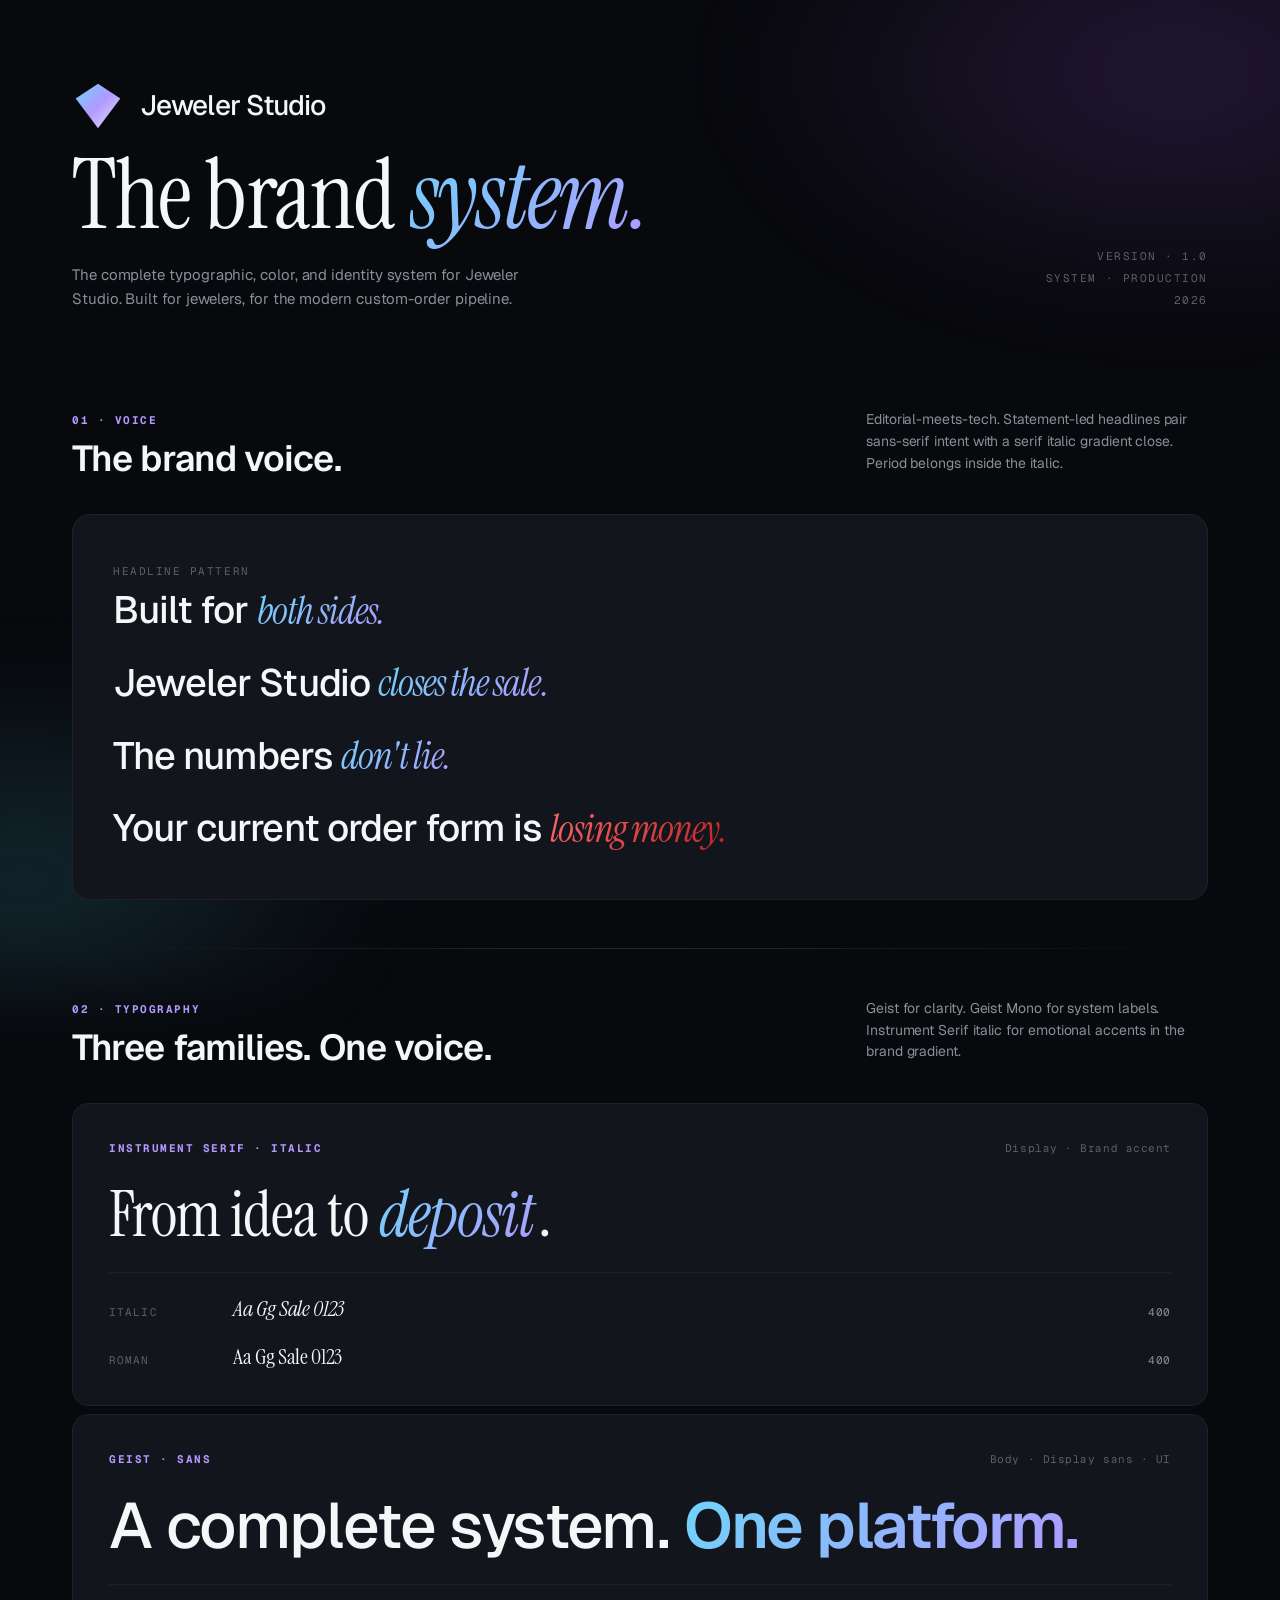
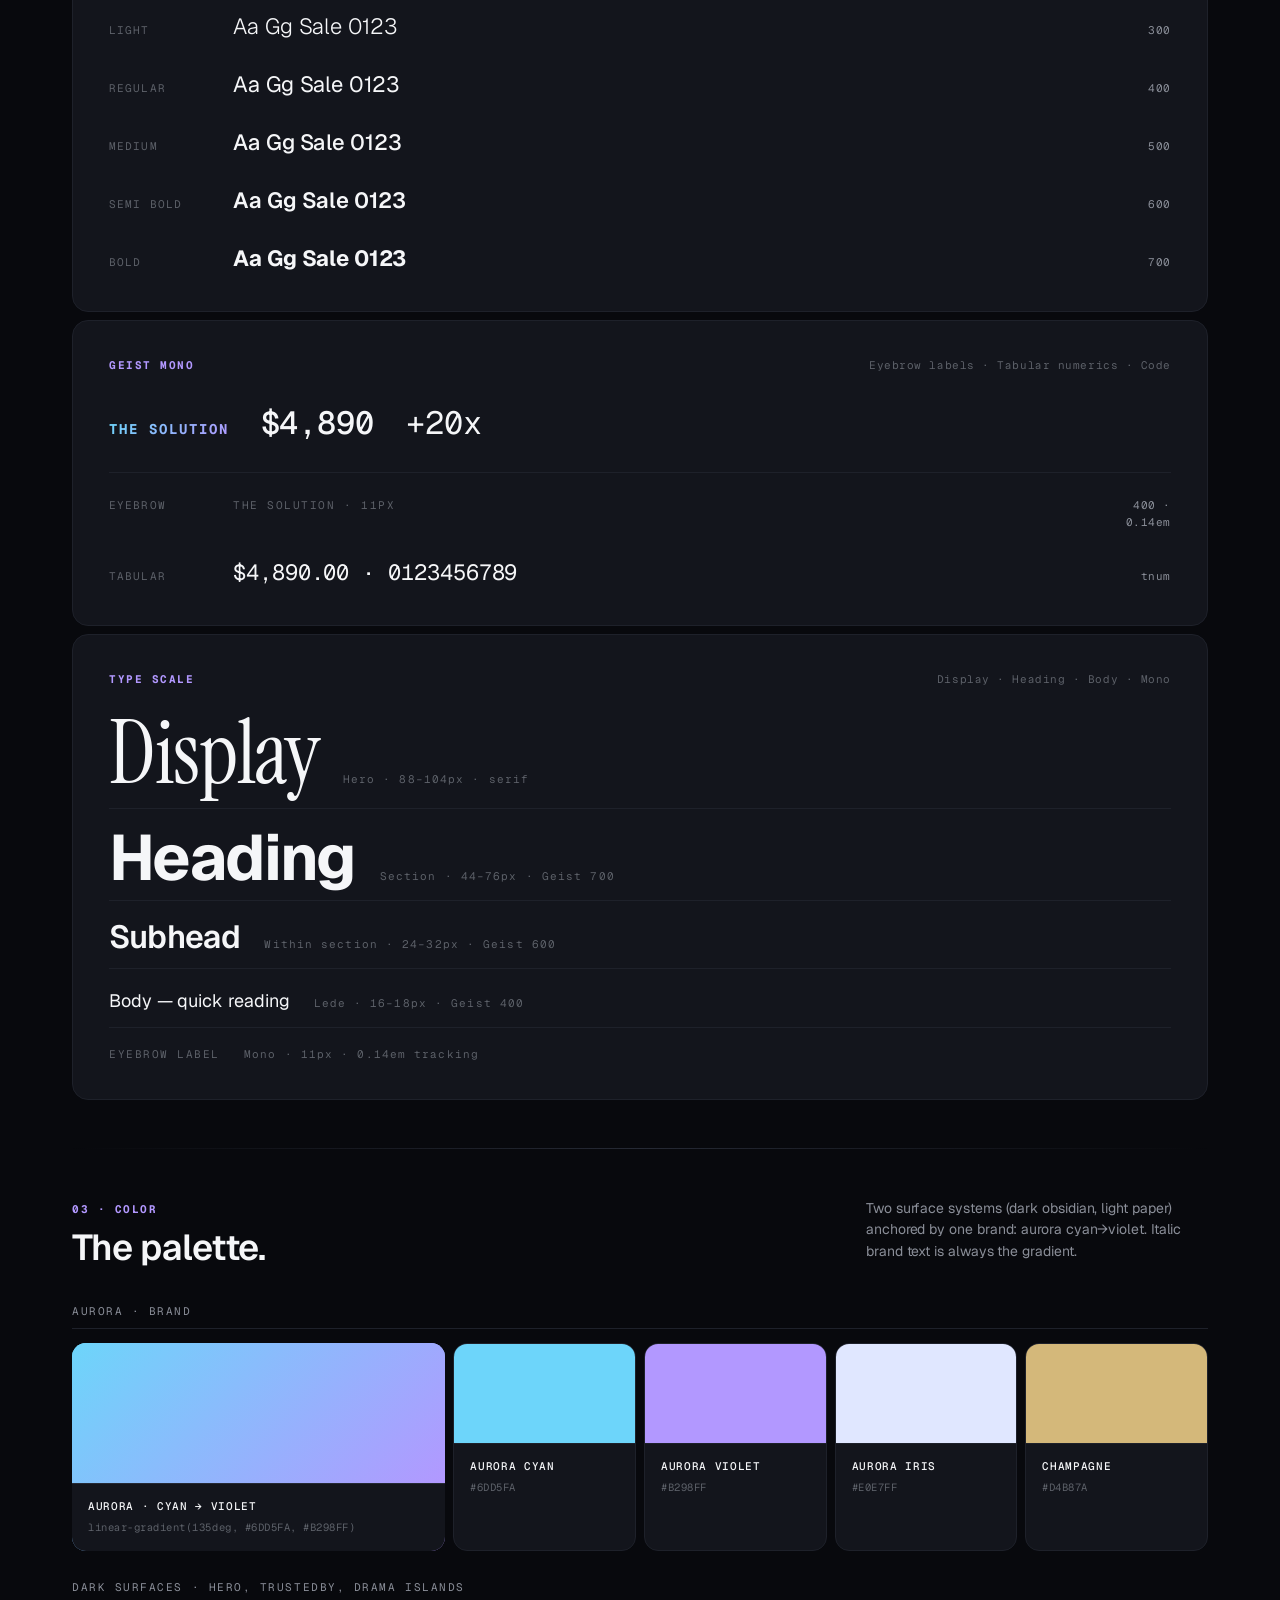
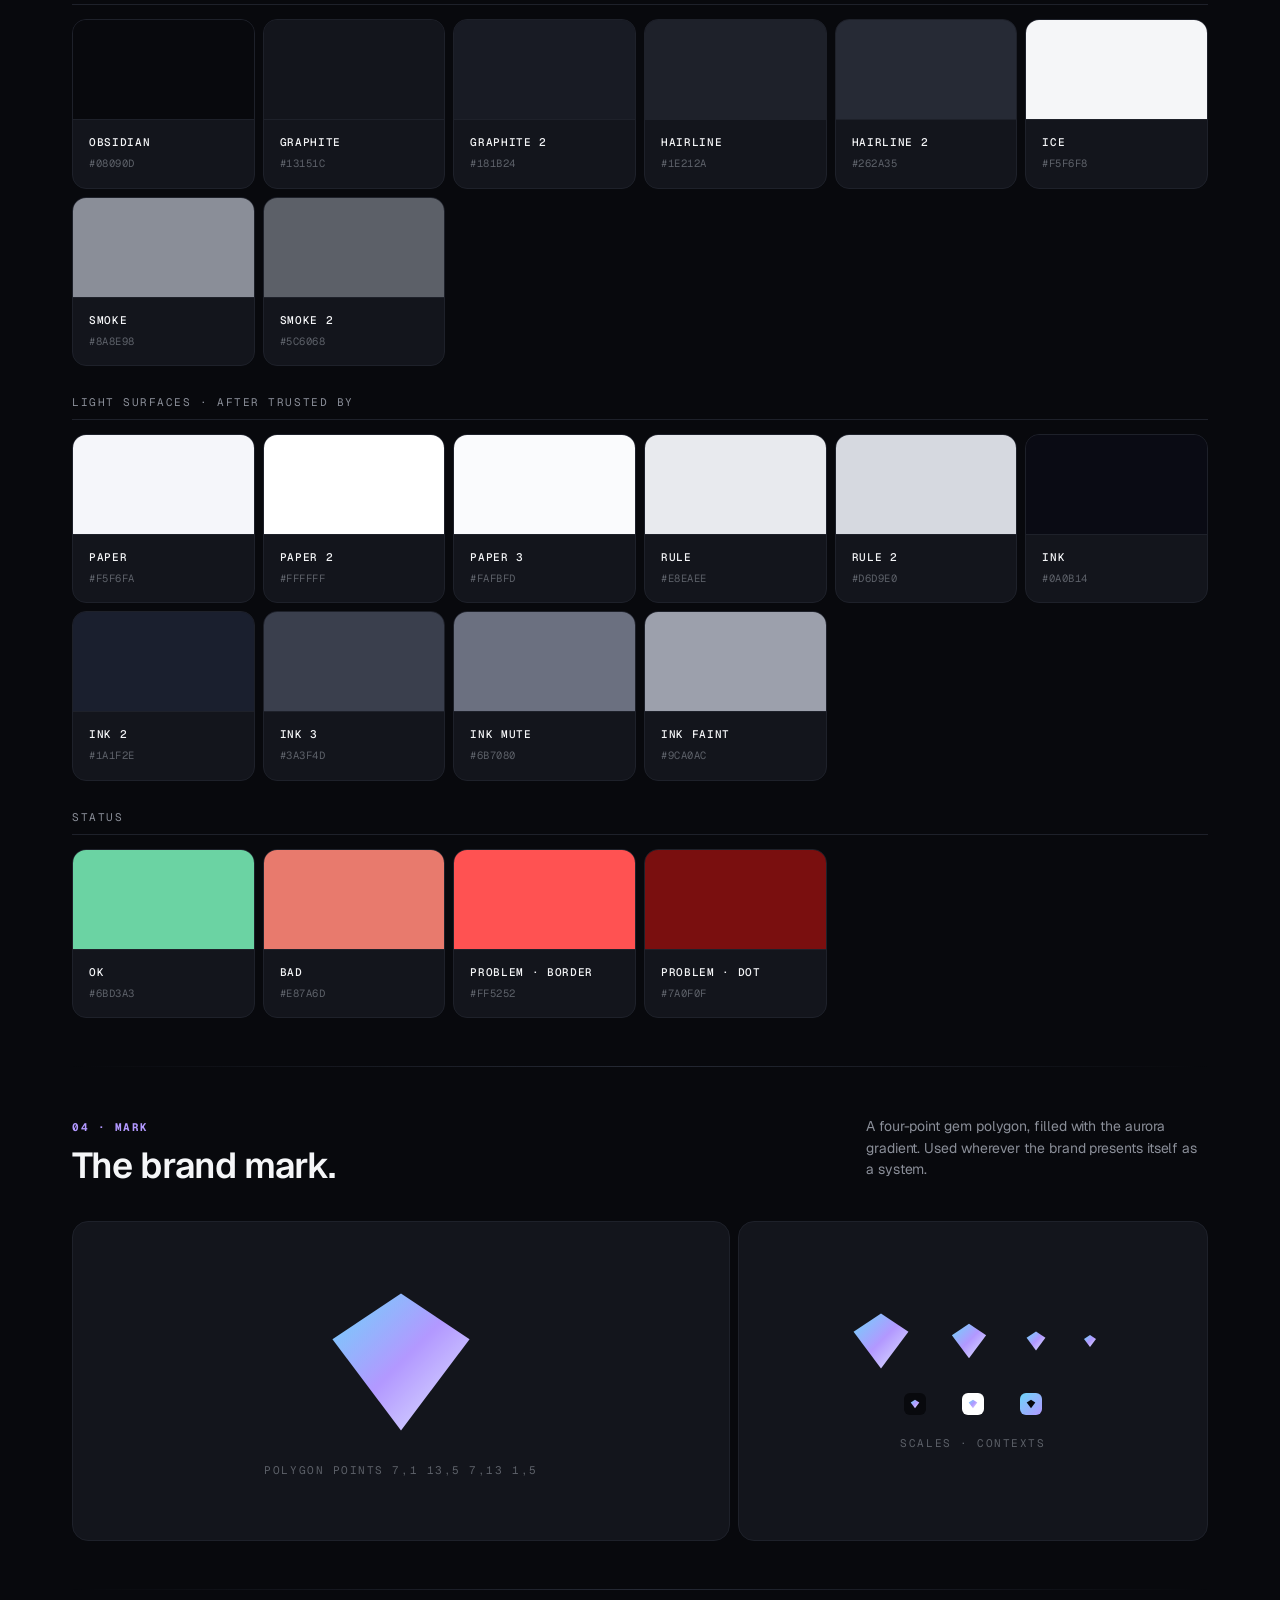
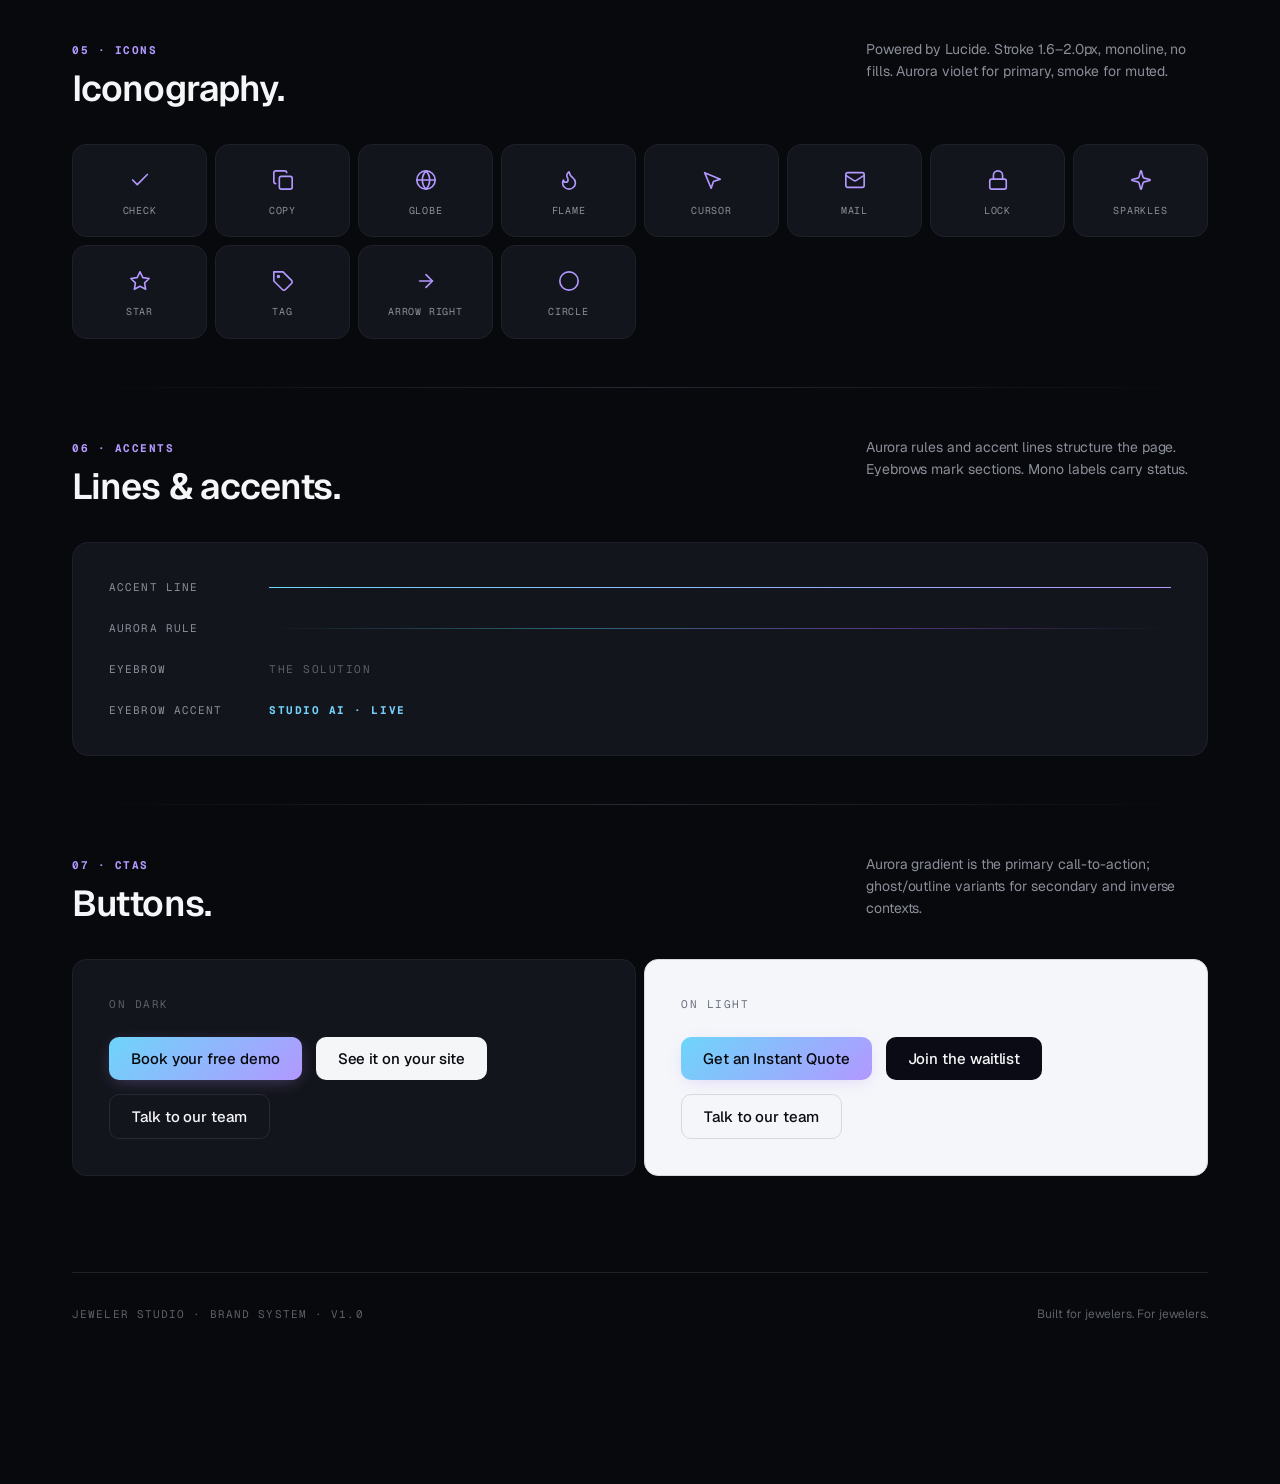
<file: brand-kit.html>
<!doctype html>
<html lang="en">
<head>
<meta charset="utf-8" />
<meta name="viewport" content="width=device-width, initial-scale=1" />
<title>Jeweler Studio · Brand Kit</title>
<link rel="preconnect" href="https://fonts.googleapis.com" />
<link rel="preconnect" href="https://fonts.gstatic.com" crossorigin />
<link href="https://fonts.googleapis.com/css2?family=Geist:wght@300;400;500;600;700;800&family=Geist+Mono:wght@400;500&family=Instrument+Serif:ital@0;1&display=swap" rel="stylesheet" />
<style>
  :root {
    --obsidian: #08090D;
    --graphite: #13151C;
    --graphite-2: #181B24;
    --hairline: #1E212A;
    --hairline-2: #262A35;
    --ice: #F5F6F8;
    --smoke: #8A8E98;
    --smoke-2: #5C6068;
    --champagne: #D4B87A;
    --paper: #F5F6FA;
    --paper-2: #FFFFFF;
    --paper-3: #FAFBFD;
    --ink: #0A0B14;
    --ink-2: #1A1F2E;
    --ink-3: #3A3F4D;
    --ink-mute: #6B7080;
    --ink-faint: #9CA0AC;
    --rule: #E8EAEE;
    --rule-2: #D6D9E0;
    --aurora-cyan: #6DD5FA;
    --aurora-violet: #B298FF;
    --aurora-iris: #E0E7FF;
    --ok: #6BD3A3;
    --bad: #E87A6D;
  }

  * { box-sizing: border-box; margin: 0; padding: 0; }

  html {
    -webkit-font-smoothing: antialiased;
    -moz-osx-font-smoothing: grayscale;
    font-feature-settings: 'ss01', 'cv11';
  }

  body {
    background: var(--obsidian);
    color: var(--ice);
    font-family: 'Geist', system-ui, sans-serif;
    font-size: 15px;
    line-height: 1.55;
    letter-spacing: -0.005em;
    position: relative;
    min-height: 100vh;
    padding-bottom: 80px;
  }

  body::before {
    content: '';
    position: fixed;
    inset: -10%;
    pointer-events: none;
    z-index: 0;
    background:
      radial-gradient(50% 40% at 85% 15%, rgba(168,100,255,0.16), transparent 60%),
      radial-gradient(40% 35% at 10% 90%, rgba(80,220,255,0.14), transparent 60%);
    filter: blur(40px);
  }

  .container {
    position: relative;
    z-index: 1;
    max-width: 1200px;
    margin: 0 auto;
    padding: 80px 32px;
  }

  .display {
    font-family: 'Instrument Serif', serif;
    font-weight: 400;
    letter-spacing: -0.015em;
    line-height: 1.05;
  }
  .display-sans {
    font-family: 'Geist', sans-serif;
    font-weight: 500;
    letter-spacing: -0.025em;
    line-height: 1.05;
  }
  .mono {
    font-family: 'Geist Mono', ui-monospace, monospace;
    font-feature-settings: 'tnum';
  }
  .eyebrow {
    font-family: 'Geist Mono', monospace;
    font-size: 11px;
    letter-spacing: 0.14em;
    text-transform: uppercase;
    color: var(--smoke-2);
  }
  .eyebrow-accent {
    font-family: 'Geist Mono', monospace;
    font-size: 11px;
    letter-spacing: 0.14em;
    text-transform: uppercase;
    background: linear-gradient(135deg, var(--aurora-cyan), var(--aurora-violet));
    -webkit-background-clip: text;
    background-clip: text;
    -webkit-text-fill-color: transparent;
    font-weight: 700;
  }

  .accent-italic {
    font-family: 'Instrument Serif', serif;
    font-style: italic;
    font-weight: 400;
    background: linear-gradient(135deg, var(--aurora-cyan), var(--aurora-violet));
    -webkit-background-clip: text;
    background-clip: text;
    -webkit-text-fill-color: transparent;
    padding-block: 0.12em;
    padding-inline-end: 0.06em;
  }
  .accent-italic-red {
    font-family: 'Instrument Serif', serif;
    font-style: italic;
    font-weight: 400;
    background: linear-gradient(135deg, #FF6B6B, #B82020);
    -webkit-background-clip: text;
    background-clip: text;
    -webkit-text-fill-color: transparent;
    padding-block: 0.12em;
    padding-inline-end: 0.06em;
  }
  .accent-italic-sans {
    font-style: italic;
    background: linear-gradient(135deg, var(--aurora-cyan), var(--aurora-violet));
    -webkit-background-clip: text;
    background-clip: text;
    -webkit-text-fill-color: transparent;
    padding-block: 0.08em;
  }
  .accent-champagne {
    font-family: 'Instrument Serif', serif;
    font-style: italic;
    color: var(--champagne);
  }
  .aurora-text {
    background: linear-gradient(135deg, var(--aurora-cyan), var(--aurora-violet));
    -webkit-background-clip: text;
    background-clip: text;
    -webkit-text-fill-color: transparent;
  }
  .tabular { font-variant-numeric: tabular-nums; }

  /* HEADER */
  header {
    margin-bottom: 96px;
    display: flex;
    align-items: flex-end;
    justify-content: space-between;
    gap: 40px;
    flex-wrap: wrap;
  }
  .brand-row {
    display: flex;
    align-items: center;
    gap: 16px;
  }
  .brand-polygon {
    width: 52px;
    height: 52px;
  }
  .brand-row .name {
    font-family: 'Geist', sans-serif;
    font-weight: 500;
    font-size: 28px;
    letter-spacing: -0.025em;
  }
  header h1 {
    font-family: 'Instrument Serif', serif;
    font-weight: 400;
    font-size: clamp(56px, 8vw, 96px);
    line-height: 0.95;
    letter-spacing: -0.015em;
    margin-top: 18px;
  }
  header p {
    color: var(--smoke);
    max-width: 50ch;
    font-size: 15px;
    line-height: 1.6;
    margin-top: 22px;
  }
  .header-meta {
    text-align: right;
    color: var(--smoke-2);
    font-family: 'Geist Mono', monospace;
    font-size: 11px;
    letter-spacing: 0.14em;
    text-transform: uppercase;
    line-height: 2;
  }

  section {
    margin-bottom: 96px;
    position: relative;
  }
  section + section::before {
    content: '';
    position: absolute;
    top: -48px;
    left: 0;
    right: 0;
    height: 1px;
    background: linear-gradient(90deg, transparent, var(--hairline-2), transparent);
  }
  .section-head {
    display: flex;
    align-items: baseline;
    justify-content: space-between;
    gap: 32px;
    margin-bottom: 36px;
    flex-wrap: wrap;
  }
  .section-head h2 {
    font-family: 'Geist', sans-serif;
    font-weight: 600;
    font-size: 36px;
    letter-spacing: -0.025em;
    line-height: 1.05;
  }
  .section-head .num {
    font-family: 'Geist Mono', monospace;
    font-size: 11px;
    letter-spacing: 0.14em;
    text-transform: uppercase;
    color: var(--aurora-violet);
    font-weight: 700;
  }
  .section-head .desc {
    color: var(--smoke);
    font-size: 14px;
    max-width: 38ch;
  }

  /* TYPOGRAPHY */
  .type-grid {
    display: grid;
    gap: 8px;
  }
  .type-card {
    background: var(--graphite);
    border: 1px solid var(--hairline);
    border-radius: 16px;
    padding: 36px;
    transition: border-color 0.3s;
  }
  .type-card:hover { border-color: var(--hairline-2); }
  .type-card .label {
    display: flex;
    justify-content: space-between;
    align-items: baseline;
    margin-bottom: 24px;
    gap: 24px;
  }
  .type-card .label .name {
    font-family: 'Geist Mono', monospace;
    font-size: 11px;
    letter-spacing: 0.14em;
    text-transform: uppercase;
    color: var(--aurora-violet);
    font-weight: 700;
  }
  .type-card .label .meta {
    font-family: 'Geist Mono', monospace;
    font-size: 11px;
    color: var(--smoke-2);
    letter-spacing: 0.05em;
  }
  .type-card .sample {
    color: var(--ice);
  }
  .type-card .sample-large {
    font-size: 64px;
    line-height: 1.05;
  }
  .type-card .sample-mid { font-size: 28px; }
  .type-card .sample-small { font-size: 14px; line-height: 1.6; color: var(--smoke); }

  .weight-grid {
    display: grid;
    grid-template-columns: 100px 1fr 80px;
    gap: 24px;
    margin-top: 24px;
    padding-top: 24px;
    border-top: 1px solid var(--hairline);
    align-items: baseline;
  }
  .weight-grid .w {
    font-family: 'Geist Mono', monospace;
    font-size: 11px;
    color: var(--smoke-2);
    letter-spacing: 0.1em;
    text-transform: uppercase;
  }
  .weight-grid .glyph {
    font-size: 22px;
    color: var(--ice);
  }
  .weight-grid .num {
    font-family: 'Geist Mono', monospace;
    font-size: 11px;
    color: var(--smoke);
    text-align: right;
    letter-spacing: 0.05em;
  }

  /* COLOR */
  .palette {
    display: grid;
    grid-template-columns: repeat(auto-fill, minmax(180px, 1fr));
    gap: 8px;
  }
  .swatch {
    background: var(--graphite);
    border: 1px solid var(--hairline);
    border-radius: 14px;
    overflow: hidden;
  }
  .swatch .chip {
    height: 100px;
    border-bottom: 1px solid var(--hairline);
  }
  .swatch .info {
    padding: 14px 16px 16px;
  }
  .swatch .info .name {
    font-family: 'Geist Mono', monospace;
    font-size: 11px;
    color: var(--ice);
    letter-spacing: 0.06em;
    text-transform: uppercase;
    font-weight: 500;
  }
  .swatch .info .hex {
    font-family: 'Geist Mono', monospace;
    font-size: 10.5px;
    color: var(--smoke-2);
    letter-spacing: 0.05em;
    margin-top: 4px;
  }
  .palette-group { margin-bottom: 28px; }
  .palette-group .head {
    font-family: 'Geist Mono', monospace;
    font-size: 11px;
    color: var(--smoke);
    letter-spacing: 0.14em;
    text-transform: uppercase;
    margin-bottom: 14px;
    padding-bottom: 8px;
    border-bottom: 1px solid var(--hairline);
  }

  /* AURORA HERO TILE — special big swatch */
  .aurora-hero {
    grid-column: span 2;
    background: linear-gradient(135deg, var(--aurora-cyan), var(--aurora-violet));
    border: none;
    color: var(--obsidian);
  }
  .aurora-hero .chip {
    height: 100px;
    border: none;
    background: linear-gradient(135deg, var(--aurora-cyan), var(--aurora-violet));
  }
  .aurora-hero .info { background: var(--graphite); border-top: 1px solid var(--hairline-2); }

  /* VOICE */
  .voice-box {
    background: var(--graphite);
    border: 1px solid var(--hairline);
    border-radius: 18px;
    padding: 48px 40px;
  }
  .voice-line {
    font-family: 'Geist', sans-serif;
    font-weight: 500;
    font-size: 38px;
    line-height: 1.15;
    letter-spacing: -0.025em;
    color: var(--ice);
    margin-bottom: 28px;
  }
  .voice-line:last-child { margin-bottom: 0; }
  .voice-meta {
    color: var(--smoke-2);
    font-family: 'Geist Mono', monospace;
    font-size: 11px;
    letter-spacing: 0.14em;
    text-transform: uppercase;
    margin-bottom: 8px;
    display: block;
  }

  /* MARK SECTION */
  .marks {
    display: grid;
    grid-template-columns: 1.4fr 1fr;
    gap: 8px;
  }
  .mark-card {
    background: var(--graphite);
    border: 1px solid var(--hairline);
    border-radius: 16px;
    padding: 56px 40px;
    display: flex;
    flex-direction: column;
    align-items: center;
    justify-content: center;
    gap: 20px;
    min-height: 320px;
  }
  .mark-row {
    display: flex;
    align-items: center;
    gap: 36px;
  }

  /* ICONS */
  .icon-grid {
    display: grid;
    grid-template-columns: repeat(auto-fill, minmax(120px, 1fr));
    gap: 8px;
  }
  .icon-tile {
    background: var(--graphite);
    border: 1px solid var(--hairline);
    border-radius: 14px;
    padding: 24px 16px 18px;
    display: flex;
    flex-direction: column;
    align-items: center;
    gap: 12px;
    transition: border-color 0.3s, transform 0.3s;
  }
  .icon-tile:hover { border-color: var(--aurora-violet); transform: translateY(-2px); }
  .icon-tile svg {
    color: var(--aurora-violet);
  }
  .icon-tile .label {
    font-family: 'Geist Mono', monospace;
    font-size: 10px;
    letter-spacing: 0.08em;
    text-transform: uppercase;
    color: var(--smoke);
  }

  /* BUTTONS */
  .btn-row {
    display: flex;
    flex-wrap: wrap;
    gap: 14px;
  }
  .btn {
    font-family: 'Geist', sans-serif;
    font-weight: 500;
    font-size: 15px;
    padding: 12px 22px;
    border-radius: 10px;
    display: inline-flex;
    align-items: center;
    gap: 8px;
    cursor: pointer;
    border: none;
    letter-spacing: -0.005em;
    transition: transform 0.2s cubic-bezier(.2,.8,.2,1), box-shadow 0.25s;
  }
  .btn:hover { transform: translateY(-1px); }
  .btn-aurora {
    color: var(--obsidian);
    background: linear-gradient(135deg, var(--aurora-cyan), var(--aurora-violet));
    box-shadow: 0 4px 18px -6px rgba(178,152,255,0.45);
  }
  .btn-ice { background: var(--ice); color: var(--obsidian); }
  .btn-ghost {
    background: transparent;
    color: var(--ice);
    border: 1px solid var(--hairline-2);
  }
  .btn-ink {
    background: var(--ink);
    color: var(--ice);
  }
  .btn-ghost-light {
    background: transparent;
    color: var(--ink);
    border: 1px solid var(--rule-2);
  }

  /* RULES & ACCENTS */
  .rule-aurora {
    height: 1px;
    background: linear-gradient(90deg, transparent, rgba(80,220,255,0.40), rgba(168,100,255,0.45), transparent);
  }
  .accent-line {
    height: 1.5px;
    background: linear-gradient(90deg, var(--aurora-cyan), var(--aurora-violet));
  }
  .accent-row {
    display: flex;
    flex-direction: column;
    gap: 24px;
    background: var(--graphite);
    border: 1px solid var(--hairline);
    border-radius: 16px;
    padding: 36px;
  }
  .accent-row > div {
    display: flex;
    align-items: center;
    gap: 20px;
  }
  .accent-row .key {
    font-family: 'Geist Mono', monospace;
    font-size: 11px;
    letter-spacing: 0.1em;
    text-transform: uppercase;
    color: var(--smoke);
    width: 140px;
    flex-shrink: 0;
  }
  .accent-row .demo { flex: 1; }

  footer {
    margin-top: 80px;
    padding-top: 32px;
    border-top: 1px solid var(--hairline);
    display: flex;
    justify-content: space-between;
    align-items: center;
    gap: 24px;
    flex-wrap: wrap;
  }
  footer .left {
    color: var(--smoke-2);
    font-family: 'Geist Mono', monospace;
    font-size: 11px;
    letter-spacing: 0.1em;
    text-transform: uppercase;
  }
  footer .right {
    color: var(--smoke-2);
    font-size: 12px;
  }

  @media (max-width: 720px) {
    .container { padding: 56px 20px; }
    header h1 { font-size: 56px; }
    .marks { grid-template-columns: 1fr; }
    .aurora-hero { grid-column: span 1; }
    .type-card .sample-large { font-size: 44px; }
  }
</style>
</head>
<body>
<div class="container">

  <!-- HEADER -->
  <header>
    <div>
      <div class="brand-row">
        <svg class="brand-polygon" viewBox="0 0 14 14" aria-hidden="true">
          <defs>
            <linearGradient id="brand-grad" x1="0" y1="0" x2="1" y2="1">
              <stop offset="0" stop-color="#6DD5FA" />
              <stop offset="0.5" stop-color="#B298FF" />
              <stop offset="1" stop-color="#E0E7FF" />
            </linearGradient>
          </defs>
          <polygon points="7,1 13,5 7,13 1,5" fill="url(#brand-grad)" />
        </svg>
        <span class="name">Jeweler Studio</span>
      </div>
      <h1>The brand <em class="accent-italic">system.</em></h1>
      <p>The complete typographic, color, and identity system for Jeweler Studio. Built for jewelers, for the modern custom-order pipeline.</p>
    </div>
    <div class="header-meta">
      <div>Version · 1.0</div>
      <div>System · Production</div>
      <div>2026</div>
    </div>
  </header>

  <!-- IDENTITY / VOICE -->
  <section>
    <div class="section-head">
      <div>
        <span class="num">01 · Voice</span>
        <h2 style="margin-top:10px;">The brand voice.</h2>
      </div>
      <p class="desc">Editorial-meets-tech. Statement-led headlines pair sans-serif intent with a serif italic gradient close. Period belongs inside the italic.</p>
    </div>
    <div class="voice-box">
      <span class="voice-meta">Headline pattern</span>
      <p class="voice-line display-sans">Built for <em class="accent-italic">both sides.</em></p>
      <p class="voice-line display-sans">Jeweler Studio <em class="accent-italic">closes the sale.</em></p>
      <p class="voice-line display-sans">The numbers <em class="accent-italic">don't lie.</em></p>
      <p class="voice-line display-sans">Your current order form is <em class="accent-italic-red">losing money.</em></p>
    </div>
  </section>

  <!-- TYPOGRAPHY -->
  <section>
    <div class="section-head">
      <div>
        <span class="num">02 · Typography</span>
        <h2 style="margin-top:10px;">Three families. One voice.</h2>
      </div>
      <p class="desc">Geist for clarity. Geist Mono for system labels. Instrument Serif italic for emotional accents in the brand gradient.</p>
    </div>

    <div class="type-grid">

      <!-- INSTRUMENT SERIF -->
      <div class="type-card">
        <div class="label">
          <span class="name">Instrument Serif · Italic</span>
          <span class="meta">Display · Brand accent</span>
        </div>
        <div class="sample sample-large display">
          From idea to <em class="accent-italic">deposit</em>.
        </div>
        <div class="weight-grid">
          <span class="w">Italic</span>
          <span class="glyph display" style="font-style:italic">Aa Gg Sale 0123</span>
          <span class="num">400</span>
        </div>
        <div class="weight-grid" style="border-top:none; padding-top:0;">
          <span class="w">Roman</span>
          <span class="glyph display">Aa Gg Sale 0123</span>
          <span class="num">400</span>
        </div>
      </div>

      <!-- GEIST -->
      <div class="type-card">
        <div class="label">
          <span class="name">Geist · Sans</span>
          <span class="meta">Body · Display sans · UI</span>
        </div>
        <div class="sample sample-large display-sans">
          A complete system. <span class="aurora-text" style="font-weight:600">One platform.</span>
        </div>
        <div class="weight-grid">
          <span class="w">Light</span>
          <span class="glyph" style="font-weight:300">Aa Gg Sale 0123</span>
          <span class="num">300</span>
        </div>
        <div class="weight-grid" style="border-top:none; padding-top:0;">
          <span class="w">Regular</span>
          <span class="glyph" style="font-weight:400">Aa Gg Sale 0123</span>
          <span class="num">400</span>
        </div>
        <div class="weight-grid" style="border-top:none; padding-top:0;">
          <span class="w">Medium</span>
          <span class="glyph" style="font-weight:500">Aa Gg Sale 0123</span>
          <span class="num">500</span>
        </div>
        <div class="weight-grid" style="border-top:none; padding-top:0;">
          <span class="w">Semi&nbsp;Bold</span>
          <span class="glyph" style="font-weight:600">Aa Gg Sale 0123</span>
          <span class="num">600</span>
        </div>
        <div class="weight-grid" style="border-top:none; padding-top:0;">
          <span class="w">Bold</span>
          <span class="glyph" style="font-weight:700">Aa Gg Sale 0123</span>
          <span class="num">700</span>
        </div>
      </div>

      <!-- GEIST MONO -->
      <div class="type-card">
        <div class="label">
          <span class="name">Geist Mono</span>
          <span class="meta">Eyebrow labels · Tabular numerics · Code</span>
        </div>
        <div class="sample mono" style="display:flex; gap:32px; align-items:baseline; flex-wrap:wrap;">
          <span class="eyebrow-accent" style="font-size:14px;">The Solution</span>
          <span class="mono" style="font-size:32px; color: var(--ice); font-weight:500;" class="tabular">$4,890</span>
          <span class="mono" style="font-size:32px;" class="aurora-text tabular">+20x</span>
        </div>
        <div class="weight-grid">
          <span class="w">Eyebrow</span>
          <span class="glyph mono" style="font-size:11px; letter-spacing:0.14em; text-transform:uppercase; color:var(--smoke-2);">The Solution · 11px</span>
          <span class="num">400 · 0.14em</span>
        </div>
        <div class="weight-grid" style="border-top:none; padding-top:0;">
          <span class="w">Tabular</span>
          <span class="glyph mono tabular" style="color:var(--ice);">$4,890.00 · 0123456789</span>
          <span class="num">tnum</span>
        </div>
      </div>

      <!-- TYPE SCALE -->
      <div class="type-card">
        <div class="label">
          <span class="name">Type scale</span>
          <span class="meta">Display · Heading · Body · Mono</span>
        </div>
        <div style="display:flex; flex-direction:column; gap:18px;">
          <div style="display:flex; align-items:baseline; gap:24px; padding-bottom:12px; border-bottom:1px solid var(--hairline);">
            <span class="display" style="font-size:88px; line-height:0.95;">Display</span>
            <span class="mono" style="font-size:11px; color:var(--smoke-2); letter-spacing:0.1em;">Hero · 88–104px · serif</span>
          </div>
          <div style="display:flex; align-items:baseline; gap:24px; padding-bottom:12px; border-bottom:1px solid var(--hairline);">
            <span class="display-sans" style="font-size:64px; line-height:0.96; font-weight:700;">Heading</span>
            <span class="mono" style="font-size:11px; color:var(--smoke-2); letter-spacing:0.1em;">Section · 44–76px · Geist 700</span>
          </div>
          <div style="display:flex; align-items:baseline; gap:24px; padding-bottom:12px; border-bottom:1px solid var(--hairline);">
            <span class="display-sans" style="font-size:32px; line-height:1.15; font-weight:600;">Subhead</span>
            <span class="mono" style="font-size:11px; color:var(--smoke-2); letter-spacing:0.1em;">Within section · 24–32px · Geist 600</span>
          </div>
          <div style="display:flex; align-items:baseline; gap:24px; padding-bottom:12px; border-bottom:1px solid var(--hairline);">
            <span style="font-size:18px; line-height:1.55; font-weight:400;">Body — quick reading</span>
            <span class="mono" style="font-size:11px; color:var(--smoke-2); letter-spacing:0.1em;">Lede · 16–18px · Geist 400</span>
          </div>
          <div style="display:flex; align-items:baseline; gap:24px;">
            <span class="eyebrow">Eyebrow Label</span>
            <span class="mono" style="font-size:11px; color:var(--smoke-2); letter-spacing:0.1em;">Mono · 11px · 0.14em tracking</span>
          </div>
        </div>
      </div>

    </div>
  </section>

  <!-- COLOR -->
  <section>
    <div class="section-head">
      <div>
        <span class="num">03 · Color</span>
        <h2 style="margin-top:10px;">The palette.</h2>
      </div>
      <p class="desc">Two surface systems (dark obsidian, light paper) anchored by one brand: aurora cyan→violet. Italic brand text is always the gradient.</p>
    </div>

    <!-- AURORA — BRAND -->
    <div class="palette-group">
      <div class="head">Aurora · Brand</div>
      <div class="palette">
        <div class="swatch aurora-hero" style="grid-column: span 2;">
          <div class="chip" style="height:140px;"></div>
          <div class="info">
            <div class="name">Aurora · Cyan → Violet</div>
            <div class="hex">linear-gradient(135deg, #6DD5FA, #B298FF)</div>
          </div>
        </div>
        <div class="swatch">
          <div class="chip" style="background:#6DD5FA;"></div>
          <div class="info"><div class="name">Aurora Cyan</div><div class="hex">#6DD5FA</div></div>
        </div>
        <div class="swatch">
          <div class="chip" style="background:#B298FF;"></div>
          <div class="info"><div class="name">Aurora Violet</div><div class="hex">#B298FF</div></div>
        </div>
        <div class="swatch">
          <div class="chip" style="background:#E0E7FF;"></div>
          <div class="info"><div class="name">Aurora Iris</div><div class="hex">#E0E7FF</div></div>
        </div>
        <div class="swatch">
          <div class="chip" style="background:#D4B87A;"></div>
          <div class="info"><div class="name">Champagne</div><div class="hex">#D4B87A</div></div>
        </div>
      </div>
    </div>

    <!-- DARK SURFACE -->
    <div class="palette-group">
      <div class="head">Dark surfaces · Hero, TrustedBy, drama islands</div>
      <div class="palette">
        <div class="swatch">
          <div class="chip" style="background:#08090D;"></div>
          <div class="info"><div class="name">Obsidian</div><div class="hex">#08090D</div></div>
        </div>
        <div class="swatch">
          <div class="chip" style="background:#13151C;"></div>
          <div class="info"><div class="name">Graphite</div><div class="hex">#13151C</div></div>
        </div>
        <div class="swatch">
          <div class="chip" style="background:#181B24;"></div>
          <div class="info"><div class="name">Graphite 2</div><div class="hex">#181B24</div></div>
        </div>
        <div class="swatch">
          <div class="chip" style="background:#1E212A;"></div>
          <div class="info"><div class="name">Hairline</div><div class="hex">#1E212A</div></div>
        </div>
        <div class="swatch">
          <div class="chip" style="background:#262A35;"></div>
          <div class="info"><div class="name">Hairline 2</div><div class="hex">#262A35</div></div>
        </div>
        <div class="swatch">
          <div class="chip" style="background:#F5F6F8;"></div>
          <div class="info"><div class="name">Ice</div><div class="hex">#F5F6F8</div></div>
        </div>
        <div class="swatch">
          <div class="chip" style="background:#8A8E98;"></div>
          <div class="info"><div class="name">Smoke</div><div class="hex">#8A8E98</div></div>
        </div>
        <div class="swatch">
          <div class="chip" style="background:#5C6068;"></div>
          <div class="info"><div class="name">Smoke 2</div><div class="hex">#5C6068</div></div>
        </div>
      </div>
    </div>

    <!-- LIGHT SURFACE -->
    <div class="palette-group">
      <div class="head">Light surfaces · After Trusted By</div>
      <div class="palette">
        <div class="swatch">
          <div class="chip" style="background:#F5F6FA;"></div>
          <div class="info"><div class="name">Paper</div><div class="hex">#F5F6FA</div></div>
        </div>
        <div class="swatch">
          <div class="chip" style="background:#FFFFFF;"></div>
          <div class="info"><div class="name">Paper 2</div><div class="hex">#FFFFFF</div></div>
        </div>
        <div class="swatch">
          <div class="chip" style="background:#FAFBFD;"></div>
          <div class="info"><div class="name">Paper 3</div><div class="hex">#FAFBFD</div></div>
        </div>
        <div class="swatch">
          <div class="chip" style="background:#E8EAEE;"></div>
          <div class="info"><div class="name">Rule</div><div class="hex">#E8EAEE</div></div>
        </div>
        <div class="swatch">
          <div class="chip" style="background:#D6D9E0;"></div>
          <div class="info"><div class="name">Rule 2</div><div class="hex">#D6D9E0</div></div>
        </div>
        <div class="swatch">
          <div class="chip" style="background:#0A0B14;"></div>
          <div class="info"><div class="name">Ink</div><div class="hex">#0A0B14</div></div>
        </div>
        <div class="swatch">
          <div class="chip" style="background:#1A1F2E;"></div>
          <div class="info"><div class="name">Ink 2</div><div class="hex">#1A1F2E</div></div>
        </div>
        <div class="swatch">
          <div class="chip" style="background:#3A3F4D;"></div>
          <div class="info"><div class="name">Ink 3</div><div class="hex">#3A3F4D</div></div>
        </div>
        <div class="swatch">
          <div class="chip" style="background:#6B7080;"></div>
          <div class="info"><div class="name">Ink Mute</div><div class="hex">#6B7080</div></div>
        </div>
        <div class="swatch">
          <div class="chip" style="background:#9CA0AC;"></div>
          <div class="info"><div class="name">Ink Faint</div><div class="hex">#9CA0AC</div></div>
        </div>
      </div>
    </div>

    <!-- STATUS -->
    <div class="palette-group">
      <div class="head">Status</div>
      <div class="palette">
        <div class="swatch">
          <div class="chip" style="background:#6BD3A3;"></div>
          <div class="info"><div class="name">OK</div><div class="hex">#6BD3A3</div></div>
        </div>
        <div class="swatch">
          <div class="chip" style="background:#E87A6D;"></div>
          <div class="info"><div class="name">Bad</div><div class="hex">#E87A6D</div></div>
        </div>
        <div class="swatch">
          <div class="chip" style="background:#FF5252;"></div>
          <div class="info"><div class="name">Problem · Border</div><div class="hex">#FF5252</div></div>
        </div>
        <div class="swatch">
          <div class="chip" style="background:#7A0F0F;"></div>
          <div class="info"><div class="name">Problem · Dot</div><div class="hex">#7A0F0F</div></div>
        </div>
      </div>
    </div>
  </section>

  <!-- BRAND MARK -->
  <section>
    <div class="section-head">
      <div>
        <span class="num">04 · Mark</span>
        <h2 style="margin-top:10px;">The brand mark.</h2>
      </div>
      <p class="desc">A four-point gem polygon, filled with the aurora gradient. Used wherever the brand presents itself as a system.</p>
    </div>
    <div class="marks">
      <div class="mark-card">
        <svg width="160" height="160" viewBox="0 0 14 14" aria-hidden="true">
          <defs>
            <linearGradient id="g-big" x1="0" y1="0" x2="1" y2="1">
              <stop offset="0" stop-color="#6DD5FA" />
              <stop offset="0.5" stop-color="#B298FF" />
              <stop offset="1" stop-color="#E0E7FF" />
            </linearGradient>
          </defs>
          <polygon points="7,1 13,5 7,13 1,5" fill="url(#g-big)" />
        </svg>
        <span class="eyebrow">polygon points 7,1 13,5 7,13 1,5</span>
      </div>
      <div class="mark-card">
        <div class="mark-row">
          <svg width="64" height="64" viewBox="0 0 14 14"><polygon points="7,1 13,5 7,13 1,5" fill="url(#g-big)" /></svg>
          <svg width="40" height="40" viewBox="0 0 14 14"><polygon points="7,1 13,5 7,13 1,5" fill="url(#g-big)" /></svg>
          <svg width="22" height="22" viewBox="0 0 14 14"><polygon points="7,1 13,5 7,13 1,5" fill="url(#g-big)" /></svg>
          <svg width="14" height="14" viewBox="0 0 14 14"><polygon points="7,1 13,5 7,13 1,5" fill="url(#g-big)" /></svg>
        </div>
        <div class="mark-row">
          <svg width="22" height="22" viewBox="0 0 14 14" style="background:#08090D; padding:6px; border-radius:6px;"><polygon points="7,1 13,5 7,13 1,5" fill="url(#g-big)" /></svg>
          <svg width="22" height="22" viewBox="0 0 14 14" style="background:#FFFFFF; padding:6px; border-radius:6px;"><polygon points="7,1 13,5 7,13 1,5" fill="url(#g-big)" /></svg>
          <svg width="22" height="22" viewBox="0 0 14 14" style="background:linear-gradient(135deg,#6DD5FA,#B298FF); padding:6px; border-radius:6px;"><polygon points="7,1 13,5 7,13 1,5" fill="#08090D" /></svg>
        </div>
        <span class="eyebrow">scales · contexts</span>
      </div>
    </div>
  </section>

  <!-- ICONS -->
  <section>
    <div class="section-head">
      <div>
        <span class="num">05 · Icons</span>
        <h2 style="margin-top:10px;">Iconography.</h2>
      </div>
      <p class="desc">Powered by Lucide. Stroke 1.6–2.0px, monoline, no fills. Aurora violet for primary, smoke for muted.</p>
    </div>
    <div class="icon-grid">
      <div class="icon-tile">
        <svg width="22" height="22" viewBox="0 0 24 24" fill="none" stroke="currentColor" stroke-width="1.8" stroke-linecap="round" stroke-linejoin="round"><polyline points="20 6 9 17 4 12" /></svg>
        <span class="label">Check</span>
      </div>
      <div class="icon-tile">
        <svg width="22" height="22" viewBox="0 0 24 24" fill="none" stroke="currentColor" stroke-width="1.8" stroke-linecap="round" stroke-linejoin="round"><rect width="14" height="14" x="8" y="8" rx="2"/><path d="M4 16c-1.1 0-2-.9-2-2V4c0-1.1.9-2 2-2h10c1.1 0 2 .9 2 2"/></svg>
        <span class="label">Copy</span>
      </div>
      <div class="icon-tile">
        <svg width="22" height="22" viewBox="0 0 24 24" fill="none" stroke="currentColor" stroke-width="1.8" stroke-linecap="round" stroke-linejoin="round"><circle cx="12" cy="12" r="10"/><path d="M12 2a14.5 14.5 0 0 0 0 20 14.5 14.5 0 0 0 0-20"/><path d="M2 12h20"/></svg>
        <span class="label">Globe</span>
      </div>
      <div class="icon-tile">
        <svg width="22" height="22" viewBox="0 0 24 24" fill="none" stroke="currentColor" stroke-width="1.8" stroke-linecap="round" stroke-linejoin="round"><path d="M8.5 14.5A2.5 2.5 0 0 0 11 12c0-1.38-.5-2-1-3-1.072-2.143-.224-4.054 2-6 .5 2.5 2 4.9 4 6.5 2 1.6 3 3.5 3 5.5a7 7 0 1 1-14 0c0-1.153.433-2.294 1-3a2.5 2.5 0 0 0 2.5 2.5z"/></svg>
        <span class="label">Flame</span>
      </div>
      <div class="icon-tile">
        <svg width="22" height="22" viewBox="0 0 24 24" fill="none" stroke="currentColor" stroke-width="1.8" stroke-linecap="round" stroke-linejoin="round"><path d="m4 4 7.07 17 2.51-7.39L21 11.07z"/></svg>
        <span class="label">Cursor</span>
      </div>
      <div class="icon-tile">
        <svg width="22" height="22" viewBox="0 0 24 24" fill="none" stroke="currentColor" stroke-width="1.8" stroke-linecap="round" stroke-linejoin="round"><rect width="20" height="16" x="2" y="4" rx="2"/><path d="m22 7-8.97 5.7a1.94 1.94 0 0 1-2.06 0L2 7"/></svg>
        <span class="label">Mail</span>
      </div>
      <div class="icon-tile">
        <svg width="22" height="22" viewBox="0 0 24 24" fill="none" stroke="currentColor" stroke-width="1.8" stroke-linecap="round" stroke-linejoin="round"><rect width="18" height="11" x="3" y="11" rx="2" ry="2"/><path d="M7 11V7a5 5 0 0 1 10 0v4"/></svg>
        <span class="label">Lock</span>
      </div>
      <div class="icon-tile">
        <svg width="22" height="22" viewBox="0 0 24 24" fill="none" stroke="currentColor" stroke-width="1.8" stroke-linecap="round" stroke-linejoin="round"><path d="M9.937 15.5A2 2 0 0 0 8.5 14.063l-6.135-1.582a.5.5 0 0 1 0-.962L8.5 9.936A2 2 0 0 0 9.937 8.5l1.582-6.135a.5.5 0 0 1 .963 0L14.063 8.5A2 2 0 0 0 15.5 9.937l6.135 1.581a.5.5 0 0 1 0 .964L15.5 14.063a2 2 0 0 0-1.437 1.437l-1.582 6.135a.5.5 0 0 1-.963 0z"/></svg>
        <span class="label">Sparkles</span>
      </div>
      <div class="icon-tile">
        <svg width="22" height="22" viewBox="0 0 24 24" fill="none" stroke="currentColor" stroke-width="1.8" stroke-linecap="round" stroke-linejoin="round"><polygon points="12 2 15.09 8.26 22 9.27 17 14.14 18.18 21.02 12 17.77 5.82 21.02 7 14.14 2 9.27 8.91 8.26 12 2"/></svg>
        <span class="label">Star</span>
      </div>
      <div class="icon-tile">
        <svg width="22" height="22" viewBox="0 0 24 24" fill="none" stroke="currentColor" stroke-width="1.8" stroke-linecap="round" stroke-linejoin="round"><path d="M12 2H2v10l9.29 9.29c.94.94 2.48.94 3.42 0l6.58-6.58c.94-.94.94-2.48 0-3.42L12 2Z"/><circle cx="7" cy="7" r="1"/></svg>
        <span class="label">Tag</span>
      </div>
      <div class="icon-tile">
        <svg width="22" height="22" viewBox="0 0 24 24" fill="none" stroke="currentColor" stroke-width="1.8" stroke-linecap="round" stroke-linejoin="round"><path d="M5 12h14"/><path d="m12 5 7 7-7 7"/></svg>
        <span class="label">Arrow Right</span>
      </div>
      <div class="icon-tile">
        <svg width="22" height="22" viewBox="0 0 24 24" fill="none" stroke="currentColor" stroke-width="1.8" stroke-linecap="round" stroke-linejoin="round"><circle cx="12" cy="12" r="10"/></svg>
        <span class="label">Circle</span>
      </div>
    </div>
  </section>

  <!-- ACCENTS -->
  <section>
    <div class="section-head">
      <div>
        <span class="num">06 · Accents</span>
        <h2 style="margin-top:10px;">Lines & accents.</h2>
      </div>
      <p class="desc">Aurora rules and accent lines structure the page. Eyebrows mark sections. Mono labels carry status.</p>
    </div>
    <div class="accent-row">
      <div>
        <span class="key">Accent line</span>
        <div class="demo accent-line"></div>
      </div>
      <div>
        <span class="key">Aurora rule</span>
        <div class="demo rule-aurora"></div>
      </div>
      <div>
        <span class="key">Eyebrow</span>
        <div class="demo eyebrow">The Solution</div>
      </div>
      <div>
        <span class="key">Eyebrow accent</span>
        <div class="demo eyebrow-accent">Studio AI · Live</div>
      </div>
    </div>
  </section>

  <!-- BUTTONS -->
  <section>
    <div class="section-head">
      <div>
        <span class="num">07 · CTAs</span>
        <h2 style="margin-top:10px;">Buttons.</h2>
      </div>
      <p class="desc">Aurora gradient is the primary call-to-action; ghost/outline variants for secondary and inverse contexts.</p>
    </div>
    <div style="display:grid; grid-template-columns: 1fr 1fr; gap:8px;">
      <div style="background: var(--graphite); border:1px solid var(--hairline); border-radius:14px; padding:36px;">
        <div class="eyebrow" style="margin-bottom:24px;">On dark</div>
        <div class="btn-row">
          <button class="btn btn-aurora">Book your free demo</button>
          <button class="btn btn-ice">See it on your site</button>
          <button class="btn btn-ghost">Talk to our team</button>
        </div>
      </div>
      <div style="background: var(--paper); border:1px solid var(--rule-2); border-radius:14px; padding:36px;">
        <div class="eyebrow" style="margin-bottom:24px; color: var(--ink-mute);">On light</div>
        <div class="btn-row">
          <button class="btn btn-aurora">Get an Instant Quote</button>
          <button class="btn btn-ink">Join the waitlist</button>
          <button class="btn btn-ghost-light">Talk to our team</button>
        </div>
      </div>
    </div>
  </section>

  <!-- FOOTER -->
  <footer>
    <span class="left">Jeweler Studio · Brand System · v1.0</span>
    <span class="right">Built for jewelers. For jewelers.</span>
  </footer>

</div>
</body>
</html>
</file>
